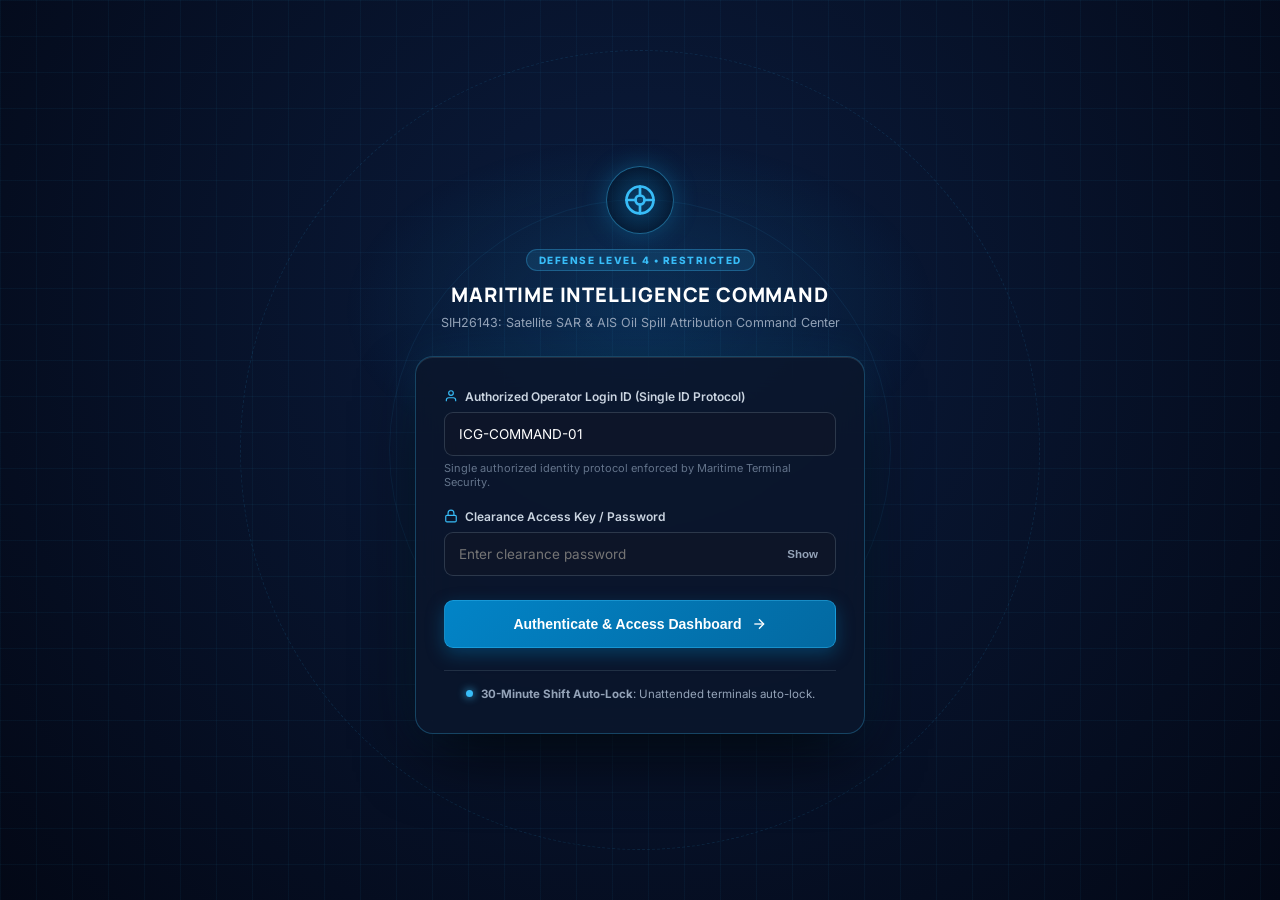
<file: login.html>
<!DOCTYPE html>
<html lang="en">
<head>
  <meta charset="UTF-8" />
  <meta name="viewport" content="width=device-width, initial-scale=1.0" />
  <title>Maritime Intelligence Command - Authentication Terminal</title>
  
  <!-- Fonts -->
  <link rel="preconnect" href="https://fonts.googleapis.com" />
  <link rel="preconnect" href="https://fonts.gstatic.com" crossorigin />
  <link href="https://fonts.googleapis.com/css2?family=Inter:wght@400;500;600;700&family=Manrope:wght@600;700;800&family=JetBrains+Mono:wght@500;700&display=swap" rel="stylesheet" />

  <style>
    :root {
      --bg-dark: #020617;
      --bg-navy: #071329;
      --card-bg: rgba(11, 22, 44, 0.88);
      --card-border: rgba(56, 189, 248, 0.28);
      --primary-cyan: #38bdf8;
      --primary-blue: #0284c7;
      --primary-hover: #0369a1;
      --text-main: #f8fafc;
      --text-muted: #94a3b8;
      --text-dim: #64748b;
      --accent-gold: #f59e0b;
      --danger-red: #ef4444;
      --success-green: #10b981;
      --font-display: 'Manrope', -apple-system, sans-serif;
      --font-body: 'Inter', -apple-system, sans-serif;
      --font-mono: 'JetBrains Mono', monospace;
    }

    * {
      margin: 0;
      padding: 0;
      box-sizing: border-box;
    }

    body {
      min-height: 100vh;
      width: 100vw;
      background: radial-gradient(circle at 50% 35%, #0b1c3d 0%, #030816 100%);
      font-family: var(--font-body);
      color: var(--text-main);
      display: flex;
      flex-direction: column;
      align-items: center;
      justify-content: center;
      position: relative;
      overflow-x: hidden;
      padding: 20px;
    }

    /* Tactical Background Grid & Radar */
    .bg-grid {
      position: fixed;
      inset: 0;
      background-image: 
        linear-gradient(to right, rgba(56, 189, 248, 0.05) 1px, transparent 1px),
        linear-gradient(to bottom, rgba(56, 189, 248, 0.05) 1px, transparent 1px);
      background-size: 36px 36px;
      pointer-events: none;
      z-index: 1;
    }

    .radar-orbit {
      position: fixed;
      width: 800px;
      height: 800px;
      border-radius: 50%;
      border: 1px dashed rgba(56, 189, 248, 0.12);
      pointer-events: none;
      animation: rotateRadar 40s linear infinite;
      z-index: 1;
    }

    .radar-orbit::before {
      content: '';
      position: absolute;
      top: 50%;
      left: 50%;
      transform: translate(-50%, -50%);
      width: 500px;
      height: 500px;
      border-radius: 50%;
      border: 1px solid rgba(56, 189, 248, 0.08);
    }

    @keyframes rotateRadar {
      from { transform: rotate(0deg); }
      to { transform: rotate(360deg); }
    }

    /* Ambient Glow */
    .ambient-glow {
      position: fixed;
      top: 15%;
      width: 600px;
      height: 350px;
      background: radial-gradient(ellipse, rgba(14, 165, 233, 0.14) 0%, transparent 70%);
      pointer-events: none;
      z-index: 1;
    }

    /* Main Container */
    .login-container {
      position: relative;
      z-index: 10;
      width: 100%;
      max-width: 450px;
      animation: enterFadeUp 0.5s cubic-bezier(0.16, 1, 0.3, 1);
    }

    @keyframes enterFadeUp {
      from { opacity: 0; transform: translateY(20px) scale(0.98); }
      to { opacity: 1; transform: translateY(0) scale(1); }
    }

    /* Top Brand Header */
    .brand-header {
      text-align: center;
      margin-bottom: 24px;
    }

    .emblem-wrapper {
      display: inline-flex;
      align-items: center;
      justify-content: center;
      width: 68px;
      height: 68px;
      border-radius: 50%;
      background: radial-gradient(circle, rgba(14, 165, 233, 0.25) 0%, rgba(2, 6, 23, 0.8) 100%);
      border: 1.5px solid rgba(56, 189, 248, 0.45);
      color: var(--primary-cyan);
      box-shadow: 0 0 25px rgba(14, 165, 233, 0.3);
      margin-bottom: 14px;
    }

    .classification-tag {
      display: inline-block;
      font-size: 10px;
      font-weight: 800;
      letter-spacing: 1.5px;
      text-transform: uppercase;
      color: var(--primary-cyan);
      background: rgba(56, 189, 248, 0.12);
      border: 1px solid rgba(56, 189, 248, 0.3);
      padding: 4px 12px;
      border-radius: 20px;
      margin-bottom: 10px;
    }

    .brand-title {
      font-family: var(--font-display);
      font-size: 20px;
      font-weight: 800;
      letter-spacing: 0.8px;
      color: #ffffff;
      margin-bottom: 6px;
    }

    .brand-subtitle {
      font-size: 12.5px;
      color: var(--text-muted);
      line-height: 1.4;
    }

    /* Login Card */
    .login-card {
      background: var(--card-bg);
      backdrop-filter: blur(24px);
      -webkit-backdrop-filter: blur(24px);
      border: 1px solid var(--card-border);
      border-radius: 18px;
      padding: 32px 28px;
      box-shadow: 
        0 30px 70px -15px rgba(0, 0, 0, 0.85),
        0 0 45px rgba(14, 165, 233, 0.12),
        inset 0 1px 0 rgba(255, 255, 255, 0.1);
    }

    /* Alerts */
    .alert-box {
      display: none;
      padding: 12px 14px;
      border-radius: 10px;
      font-size: 12.5px;
      line-height: 1.45;
      margin-bottom: 20px;
      animation: fadeIn 0.2s ease;
    }

    @keyframes fadeIn {
      from { opacity: 0; transform: translateY(-4px); }
      to { opacity: 1; transform: translateY(0); }
    }

    .alert-box.error {
      background: rgba(239, 68, 68, 0.16);
      border: 1px solid rgba(239, 68, 68, 0.45);
      color: #fca5a5;
    }

    .alert-box.info {
      background: rgba(245, 158, 11, 0.16);
      border: 1px solid rgba(245, 158, 11, 0.45);
      color: #fde68a;
    }

    .alert-box.success {
      background: rgba(16, 185, 129, 0.16);
      border: 1px solid rgba(16, 185, 129, 0.45);
      color: #6ee7b7;
    }

    /* Form Fields */
    .form-group {
      margin-bottom: 20px;
    }

    .form-group label {
      display: flex;
      align-items: center;
      gap: 7px;
      font-size: 12px;
      font-weight: 600;
      color: #cbd5e1;
      margin-bottom: 8px;
    }

    .form-group label svg {
      color: var(--primary-cyan);
    }

    .input-box {
      position: relative;
      display: flex;
      align-items: center;
    }

    .input-box input {
      width: 100%;
      height: 44px;
      background: rgba(15, 23, 42, 0.85);
      border: 1px solid rgba(71, 85, 105, 0.55);
      border-radius: 9px;
      padding: 0 14px;
      font-size: 13.5px;
      color: #ffffff;
      font-family: inherit;
      transition: all 0.2s ease;
    }

    .input-box input:focus {
      outline: none;
      border-color: var(--primary-cyan);
      background: rgba(15, 23, 42, 0.98);
      box-shadow: 0 0 0 3px rgba(56, 189, 248, 0.2);
    }

    .btn-toggle-pw {
      position: absolute;
      right: 10px;
      background: transparent;
      border: none;
      color: var(--text-muted);
      font-size: 11.5px;
      font-weight: 600;
      cursor: pointer;
      padding: 4px 8px;
      border-radius: 4px;
    }

    .btn-toggle-pw:hover {
      color: #ffffff;
    }

    .field-hint {
      display: block;
      font-size: 11px;
      color: var(--text-dim);
      margin-top: 5px;
    }

    /* Submit Button */
    .btn-submit {
      width: 100%;
      height: 48px;
      display: flex;
      align-items: center;
      justify-content: center;
      gap: 9px;
      background: linear-gradient(135deg, var(--primary-blue) 0%, #0369a1 100%);
      color: #ffffff;
      border: 1px solid rgba(56, 189, 248, 0.4);
      border-radius: 9px;
      font-size: 14px;
      font-weight: 700;
      cursor: pointer;
      box-shadow: 0 6px 18px rgba(2, 132, 199, 0.35);
      transition: all 0.2s ease;
    }

    .btn-submit:hover:not(:disabled) {
      background: linear-gradient(135deg, #0369a1 0%, #075985 100%);
      box-shadow: 0 8px 24px rgba(2, 132, 199, 0.5);
      transform: translateY(-1px);
    }

    .btn-submit:disabled {
      opacity: 0.65;
      cursor: not-allowed;
    }

    /* Security Notice Footer */
    .card-footer {
      margin-top: 22px;
      padding-top: 16px;
      border-top: 1px solid rgba(51, 65, 85, 0.6);
      display: flex;
      align-items: center;
      justify-content: center;
      gap: 8px;
      font-size: 11.5px;
      color: var(--text-muted);
    }

    .pulse-dot {
      width: 7px;
      height: 7px;
      border-radius: 50%;
      background: var(--primary-cyan);
      box-shadow: 0 0 8px var(--primary-cyan);
    }

    /* Spinner */
    .spinner {
      display: inline-block;
      width: 16px;
      height: 16px;
      border: 2px solid rgba(255, 255, 255, 0.3);
      border-radius: 50%;
      border-top-color: #ffffff;
      animation: spin 0.65s linear infinite;
    }

    @keyframes spin {
      to { transform: rotate(360deg); }
    }
  </style>
</head>
<body>

  <!-- Background Elements -->
  <div class="bg-grid"></div>
  <div class="radar-orbit"></div>
  <div class="ambient-glow"></div>

  <!-- Login Container -->
  <div class="login-container">
    
    <div class="brand-header">
      <div class="emblem-wrapper">
        <svg width="36" height="36" viewBox="0 0 24 24" fill="none" stroke="currentColor" stroke-width="1.8" stroke-linecap="round" stroke-linejoin="round">
          <circle cx="12" cy="12" r="9"/>
          <circle cx="12" cy="12" r="3"/>
          <line x1="12" y1="3" x2="12" y2="9"/>
          <line x1="12" y1="15" x2="12" y2="21"/>
          <line x1="3" y1="12" x2="9" y2="12"/>
          <line x1="15" y1="12" x2="21" y2="12"/>
        </svg>
      </div>
      <div><span class="classification-tag">DEFENSE LEVEL 4 • RESTRICTED</span></div>
      <h1 class="brand-title">MARITIME INTELLIGENCE COMMAND</h1>
      <p class="brand-subtitle">SIH26143: Satellite SAR & AIS Oil Spill Attribution Command Center</p>
    </div>

    <div class="login-card">
      <div id="login-alert" class="alert-box"></div>

      <form id="login-form" autocomplete="off">
        <div class="form-group">
          <label for="operator-id">
            <svg width="14" height="14" viewBox="0 0 24 24" fill="none" stroke="currentColor" stroke-width="2">
              <path d="M20 21v-2a4 4 0 0 0-4-4H8a4 4 0 0 0-4 4v2"/><circle cx="12" cy="7" r="4"/>
            </svg>
            Authorized Operator Login ID (Single ID Protocol)
          </label>
          <div class="input-box">
            <input 
              type="text" 
              id="operator-id" 
              value="ICG-COMMAND-01" 
              placeholder="e.g. ICG-COMMAND-01" 
              required 
              spellcheck="false"
            />
          </div>
          <span class="field-hint">Single authorized identity protocol enforced by Maritime Terminal Security.</span>
        </div>

        <div class="form-group">
          <label for="password">
            <svg width="14" height="14" viewBox="0 0 24 24" fill="none" stroke="currentColor" stroke-width="2">
              <rect x="3" y="11" width="18" height="11" rx="2" ry="2"/><path d="M7 11V7a5 5 0 0 1 10 0v4"/>
            </svg>
            Clearance Access Key / Password
          </label>
          <div class="input-box">
            <input 
              type="password" 
              id="password" 
              placeholder="Enter clearance password" 
              required
            />
            <button type="button" id="btn-toggle-pw" class="btn-toggle-pw" tabindex="-1">Show</button>
          </div>
        </div>

        <button type="submit" id="btn-submit" class="btn-submit" style="margin-top: 24px;">
          <span>Authenticate & Access Dashboard</span>
          <svg width="16" height="16" viewBox="0 0 24 24" fill="none" stroke="currentColor" stroke-width="2">
            <line x1="5" y1="12" x2="19" y2="12"/><polyline points="12 5 19 12 12 19"/>
          </svg>
        </button>
      </form>

      <div class="card-footer">
        <span class="pulse-dot"></span>
        <span><strong>30-Minute Shift Auto-Lock</strong>: Unattended terminals auto-lock.</span>
      </div>
    </div>

  </div>

  <script>
    const loginForm = document.getElementById('login-form');
    const operatorIdInput = document.getElementById('operator-id');
    const passwordInput = document.getElementById('password');
    const togglePwBtn = document.getElementById('btn-toggle-pw');
    const submitBtn = document.getElementById('btn-submit');
    const alertBox = document.getElementById('login-alert');

    // Check URL parameters for reasons (e.g., ?reason=locked, ?reason=expired)
    const urlParams = new URLSearchParams(window.location.search);
    const reason = urlParams.get('reason');
    if (reason === 'locked') {
      showAlert('Terminal auto-locked after 30-minute shift limit or inactivity. Please re-authenticate.', 'info');
    } else if (reason === 'expired') {
      showAlert('Session expired. Please enter credentials to resume.', 'info');
    } else if (reason === 'logged_out') {
      showAlert('Session terminated successfully.', 'info');
    }

    // Toggle Password Visibility
    togglePwBtn.addEventListener('click', () => {
      const isPw = passwordInput.type === 'password';
      passwordInput.type = isPw ? 'text' : 'password';
      togglePwBtn.textContent = isPw ? 'Hide' : 'Show';
    });

    function showAlert(msg, type = 'error') {
      alertBox.textContent = msg;
      alertBox.className = `alert-box ${type}`;
      alertBox.style.display = 'block';
    }

    // Handle Form Submit
    loginForm.addEventListener('submit', async (e) => {
      e.preventDefault();
      const opId = operatorIdInput.value.trim();
      const pw = passwordInput.value.trim();

      if (!opId || !pw) {
        showAlert('Please enter both Operator ID and Password.');
        return;
      }

      submitBtn.disabled = true;
      submitBtn.innerHTML = `<span class="spinner"></span> <span>Verifying Clearance...</span>`;

      try {
        const res = await fetch('/api/auth/login', {
          method: 'POST',
          headers: { 'Content-Type': 'application/json' },
          body: JSON.stringify({ operator_id: opId, password: pw })
        });

        const data = await res.json();
        if (!res.ok) {
          showAlert(data.detail || 'Authorization failed. Invalid single Login ID or Password.');
          submitBtn.disabled = false;
          submitBtn.innerHTML = `<span>Authenticate & Access Dashboard</span>
            <svg width="16" height="16" viewBox="0 0 24 24" fill="none" stroke="currentColor" stroke-width="2">
              <line x1="5" y1="12" x2="19" y2="12"/><polyline points="12 5 19 12 12 19"/>
            </svg>`;
          return;
        }

        // 30-Minute session lifetime in milliseconds
        const SESSION_DURATION_MS = 30 * 60 * 1000;
        const expiresAt = Date.now() + SESSION_DURATION_MS;

        // Save session state
        sessionStorage.setItem('icg_session_token', data.token);
        sessionStorage.setItem('icg_operator_id', data.operator_id);
        sessionStorage.setItem('icg_session_expires_at', expiresAt.toString());
        sessionStorage.setItem('icg_session_locked', 'false');

        localStorage.setItem('icg_session_token', data.token);
        localStorage.setItem('icg_operator_id', data.operator_id);
        localStorage.setItem('icg_session_expires_at', expiresAt.toString());

        showAlert('Clearance Verified! Redirecting to Command Center...', 'success');

        // Transition to homepage (index.html)
        setTimeout(() => {
          window.location.href = '/';
        }, 500);

      } catch (err) {
        console.error('Login error:', err);
        showAlert('Network error connecting to Maritime Security Gateway.');
        submitBtn.disabled = false;
        submitBtn.innerHTML = `<span>Authenticate & Access Dashboard</span>`;
      }
    });
  </script>
</body>
</html>
</file>
